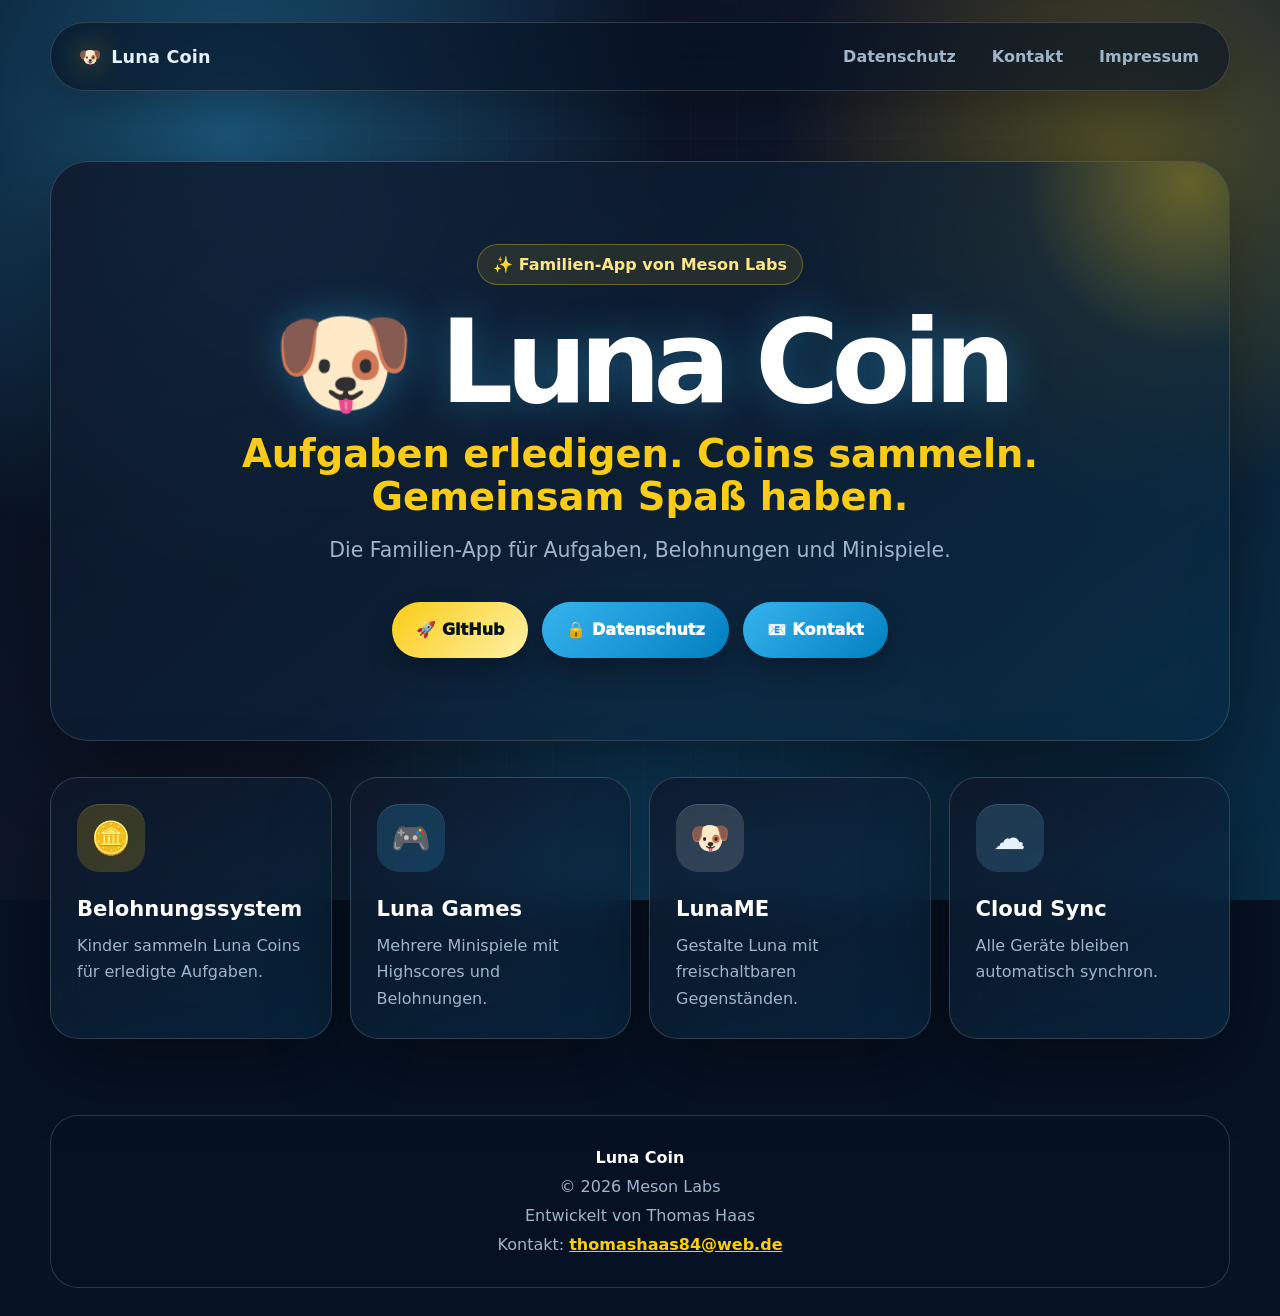
<file: docs/index.html>
<!doctype html>
<html lang="de">
<head>
    <meta charset="utf-8">
    <meta name="viewport" content="width=device-width, initial-scale=1">
    <title>Luna Coin – Familien-App</title>
    <meta name="description" content="Luna Coin ist eine Familien-App für Aufgaben, Belohnungen, Minispiele und gemeinsame Motivation.">
    <link rel="stylesheet" href="styles.css">
</head>
<body>
<div class="page-bg"></div>

<header class="topbar">
    <a class="brand" href="index.html"><span>🐶</span> Luna Coin</a>
    <nav>
        <a href="privacy.html">Datenschutz</a>
        <a href="contact.html">Kontakt</a>
        <a href="impressum.html">Impressum</a>
    </nav>
</header>

<main>
    <section class="hero">
        <div class="hero-card glow">
            <div class="badge">✨ Familien-App von Meson Labs</div>
            <h1>🐶 Luna Coin</h1>
            <h2>Aufgaben erledigen. Coins sammeln. Gemeinsam Spaß haben.</h2>
            <p>Die Familien-App für Aufgaben, Belohnungen und Minispiele.</p>

            <div class="actions">
                <a class="btn btn-primary" href="https://github.com/ThomasHaas84/Luna_Coin" target="_blank" rel="noopener">🚀 GitHub</a>
                <a class="btn btn-secondary" href="privacy.html">🔒 Datenschutz</a>
                <a class="btn btn-secondary" href="contact.html">📧 Kontakt</a>
            </div>
        </div>
    </section>

    <section class="features">
        <article class="feature-card">
            <div class="icon coin">🪙</div>
            <h3>Belohnungssystem</h3>
            <p>Kinder sammeln Luna Coins für erledigte Aufgaben.</p>
        </article>

        <article class="feature-card">
            <div class="icon game">🎮</div>
            <h3>Luna Games</h3>
            <p>Mehrere Minispiele mit Highscores und Belohnungen.</p>
        </article>

        <article class="feature-card">
            <div class="icon dog">🐶</div>
            <h3>LunaME</h3>
            <p>Gestalte Luna mit freischaltbaren Gegenständen.</p>
        </article>

        <article class="feature-card">
            <div class="icon cloud">☁</div>
            <h3>Cloud Sync</h3>
            <p>Alle Geräte bleiben automatisch synchron.</p>
        </article>
    </section>
</main>

<footer class="footer">
    <strong>Luna Coin</strong><br>
    © 2026 Meson Labs<br>
    Entwickelt von Thomas Haas<br>
    Kontakt: <a href="mailto:thomashaas84@web.de">thomashaas84@web.de</a>
</footer>
</body>
</html>
</file>
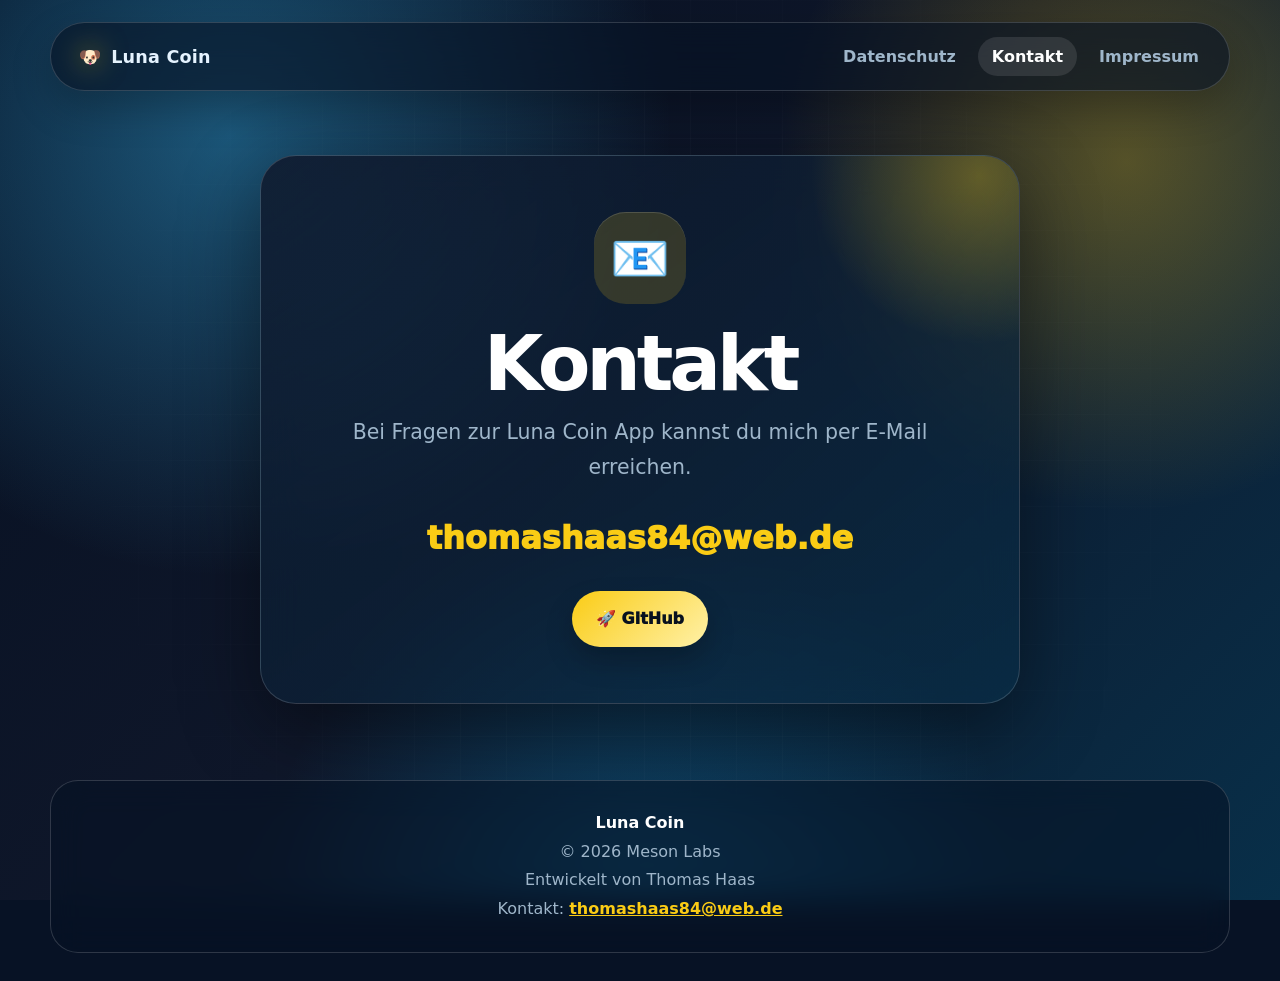
<file: docs/contact.html>
<!doctype html>
<html lang="de">
<head>
    <meta charset="utf-8">
    <meta name="viewport" content="width=device-width, initial-scale=1">
    <title>Kontakt – Luna Coin</title>
    <meta name="description" content="Kontakt zur Luna Coin App.">
    <link rel="stylesheet" href="styles.css">
</head>
<body>
<div class="page-bg"></div>

<header class="topbar">
    <a class="brand" href="index.html"><span>🐶</span> Luna Coin</a>
    <nav>
        <a href="privacy.html">Datenschutz</a>
        <a class="active" href="contact.html">Kontakt</a>
        <a href="impressum.html">Impressum</a>
    </nav>
</header>

<main class="content-page narrow">
    <section class="contact-card glow">
        <div class="big-icon">📧</div>
        <h1>Kontakt</h1>
        <p>Bei Fragen zur Luna Coin App kannst du mich per E-Mail erreichen.</p>
        <a class="mail-link" href="mailto:thomashaas84@web.de">thomashaas84@web.de</a>
        <div class="actions center">
            <a class="btn btn-primary" href="https://github.com/ThomasHaas84/Luna_Coin" target="_blank" rel="noopener">🚀 GitHub</a>
        </div>
    </section>
</main>

<footer class="footer">
    <strong>Luna Coin</strong><br>
    © 2026 Meson Labs<br>
    Entwickelt von Thomas Haas<br>
    Kontakt: <a href="mailto:thomashaas84@web.de">thomashaas84@web.de</a>
</footer>
</body>
</html>
</file>
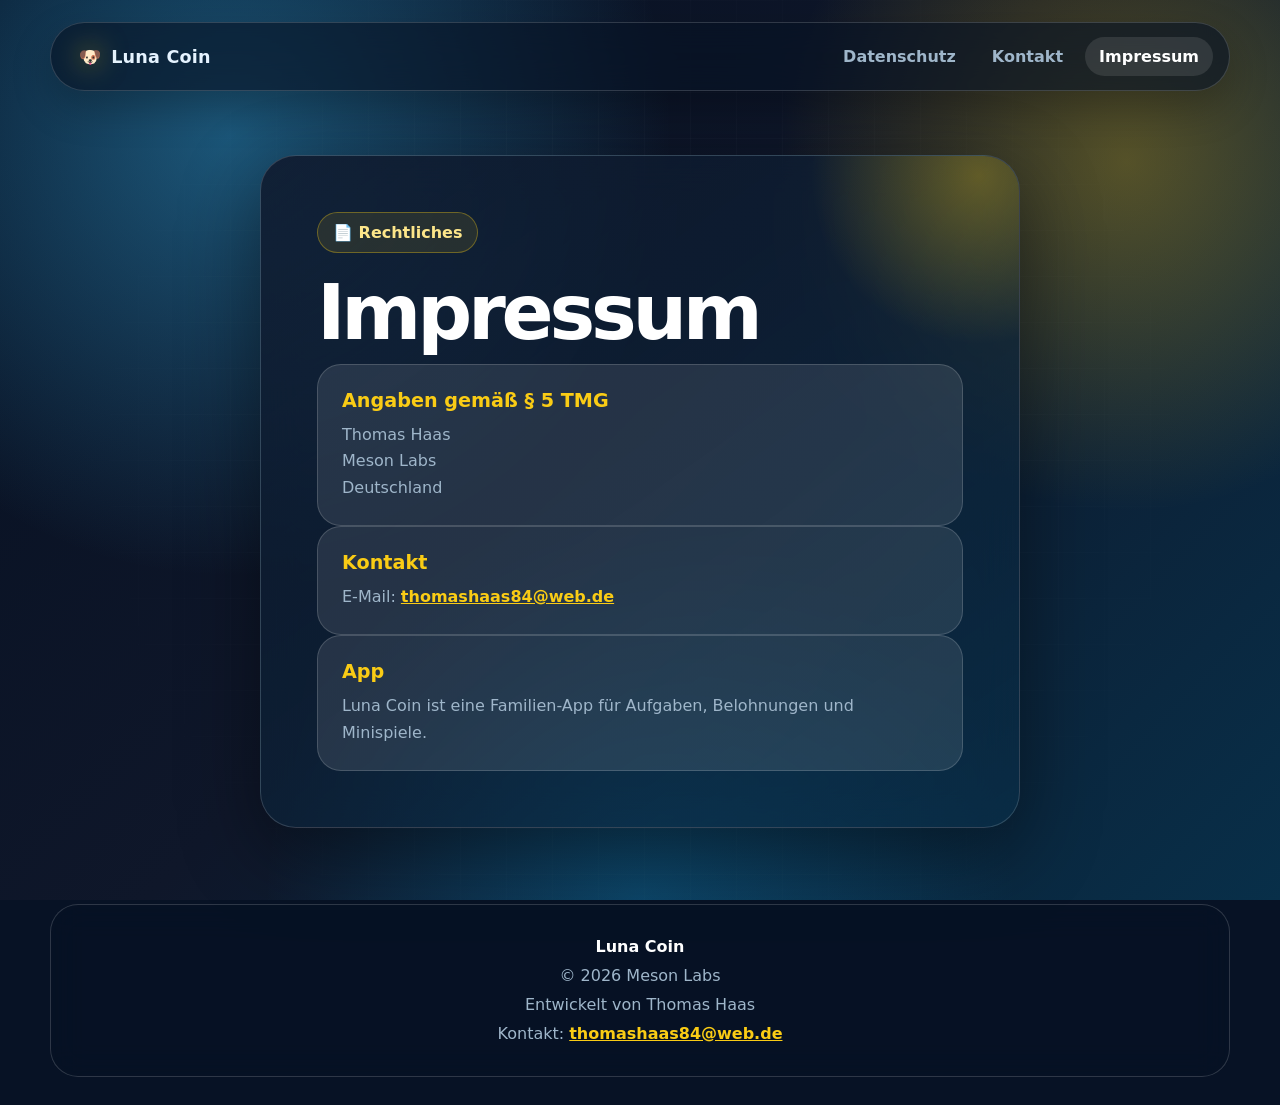
<file: docs/impressum.html>
<!doctype html>
<html lang="de">
<head>
    <meta charset="utf-8">
    <meta name="viewport" content="width=device-width, initial-scale=1">
    <title>Impressum – Luna Coin</title>
    <meta name="description" content="Impressum der Luna Coin App.">
    <link rel="stylesheet" href="styles.css">
</head>
<body>
<div class="page-bg"></div>

<header class="topbar">
    <a class="brand" href="index.html"><span>🐶</span> Luna Coin</a>
    <nav>
        <a href="privacy.html">Datenschutz</a>
        <a href="contact.html">Kontakt</a>
        <a class="active" href="impressum.html">Impressum</a>
    </nav>
</header>

<main class="content-page narrow">
    <section class="content-card glow">
        <div class="badge">📄 Rechtliches</div>
        <h1>Impressum</h1>

        <div class="imprint-box">
            <h2>Angaben gemäß § 5 TMG</h2>
            <p>
                Thomas Haas<br>
                Meson Labs<br>
                Deutschland
            </p>
        </div>

        <div class="imprint-box">
            <h2>Kontakt</h2>
            <p>E-Mail: <a href="mailto:thomashaas84@web.de">thomashaas84@web.de</a></p>
        </div>

        <div class="imprint-box">
            <h2>App</h2>
            <p>Luna Coin ist eine Familien-App für Aufgaben, Belohnungen und Minispiele.</p>
        </div>
    </section>
</main>

<footer class="footer">
    <strong>Luna Coin</strong><br>
    © 2026 Meson Labs<br>
    Entwickelt von Thomas Haas<br>
    Kontakt: <a href="mailto:thomashaas84@web.de">thomashaas84@web.de</a>
</footer>
</body>
</html>
</file>
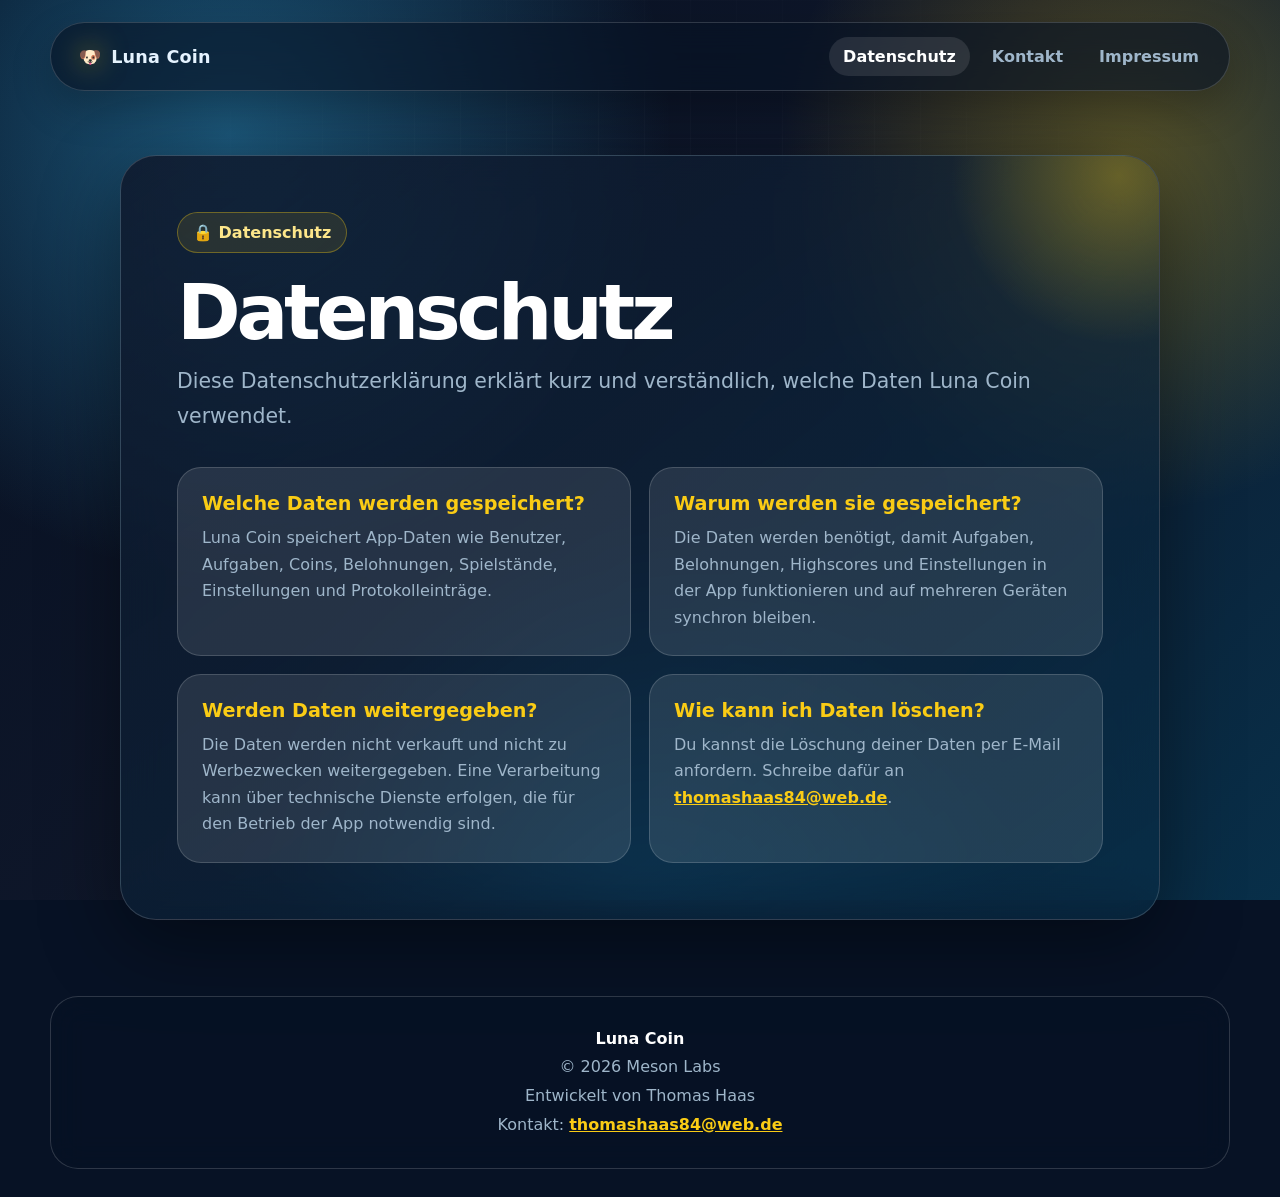
<file: docs/privacy.html>
<!doctype html>
<html lang="de">
<head>
    <meta charset="utf-8">
    <meta name="viewport" content="width=device-width, initial-scale=1">
    <title>Datenschutz – Luna Coin</title>
    <meta name="description" content="Datenschutzerklärung für die Luna Coin App.">
    <link rel="stylesheet" href="styles.css">
</head>
<body>
<div class="page-bg"></div>

<header class="topbar">
    <a class="brand" href="index.html"><span>🐶</span> Luna Coin</a>
    <nav>
        <a class="active" href="privacy.html">Datenschutz</a>
        <a href="contact.html">Kontakt</a>
        <a href="impressum.html">Impressum</a>
    </nav>
</header>

<main class="content-page">
    <section class="content-card glow">
        <div class="badge">🔒 Datenschutz</div>
        <h1>Datenschutz</h1>
        <p class="lead">Diese Datenschutzerklärung erklärt kurz und verständlich, welche Daten Luna Coin verwendet.</p>

        <div class="info-grid">
            <article class="info-box">
                <h2>Welche Daten werden gespeichert?</h2>
                <p>Luna Coin speichert App-Daten wie Benutzer, Aufgaben, Coins, Belohnungen, Spielstände, Einstellungen und Protokolleinträge.</p>
            </article>

            <article class="info-box">
                <h2>Warum werden sie gespeichert?</h2>
                <p>Die Daten werden benötigt, damit Aufgaben, Belohnungen, Highscores und Einstellungen in der App funktionieren und auf mehreren Geräten synchron bleiben.</p>
            </article>

            <article class="info-box">
                <h2>Werden Daten weitergegeben?</h2>
                <p>Die Daten werden nicht verkauft und nicht zu Werbezwecken weitergegeben. Eine Verarbeitung kann über technische Dienste erfolgen, die für den Betrieb der App notwendig sind.</p>
            </article>

            <article class="info-box">
                <h2>Wie kann ich Daten löschen?</h2>
                <p>Du kannst die Löschung deiner Daten per E-Mail anfordern. Schreibe dafür an <a href="mailto:thomashaas84@web.de">thomashaas84@web.de</a>.</p>
            </article>
        </div>
    </section>
</main>

<footer class="footer">
    <strong>Luna Coin</strong><br>
    © 2026 Meson Labs<br>
    Entwickelt von Thomas Haas<br>
    Kontakt: <a href="mailto:thomashaas84@web.de">thomashaas84@web.de</a>
</footer>
</body>
</html>
</file>
<file: docs/styles.css>
:root {
  --bg: #071225;
  --bg-2: #0f172a;
  --blue: #38bdf8;
  --blue-dark: #0284c7;
  --yellow: #facc15;
  --yellow-2: #fde68a;
  --white: #ffffff;
  --text: #e5f3ff;
  --muted: #9fb6ca;
  --card: rgba(15, 23, 42, 0.76);
  --card-light: rgba(255, 255, 255, 0.10);
  --border: rgba(255, 255, 255, 0.16);
  --shadow: 0 24px 80px rgba(0, 0, 0, 0.42);
  --radius: 28px;
}

* {
  box-sizing: border-box;
}

html {
  scroll-behavior: smooth;
}

body {
  margin: 0;
  min-height: 100vh;
  font-family: Inter, ui-sans-serif, system-ui, -apple-system, BlinkMacSystemFont, "Segoe UI", sans-serif;
  color: var(--text);
  background: var(--bg);
  overflow-x: hidden;
}

.page-bg {
  position: fixed;
  inset: 0;
  z-index: -1;
  background:
    radial-gradient(circle at 18% 15%, rgba(56, 189, 248, 0.40), transparent 34%),
    radial-gradient(circle at 88% 18%, rgba(250, 204, 21, 0.30), transparent 26%),
    radial-gradient(circle at 50% 100%, rgba(14, 165, 233, 0.28), transparent 34%),
    linear-gradient(135deg, #061022 0%, #0f172a 48%, #082f49 100%);
}

.page-bg::after {
  content: "";
  position: absolute;
  inset: 0;
  background-image:
    linear-gradient(rgba(255,255,255,.04) 1px, transparent 1px),
    linear-gradient(90deg, rgba(255,255,255,.04) 1px, transparent 1px);
  background-size: 46px 46px;
  mask-image: radial-gradient(circle at center, black, transparent 80%);
}

a {
  color: inherit;
}

.topbar {
  width: min(1180px, calc(100% - 32px));
  margin: 22px auto 0;
  padding: 14px 16px;
  display: flex;
  align-items: center;
  justify-content: space-between;
  gap: 18px;
  border: 1px solid var(--border);
  border-radius: 999px;
  background: rgba(7, 18, 37, 0.62);
  backdrop-filter: blur(18px);
  box-shadow: 0 16px 40px rgba(0,0,0,.24);
}

.brand {
  display: inline-flex;
  align-items: center;
  gap: 10px;
  padding: 8px 12px;
  text-decoration: none;
  font-size: 1.1rem;
  font-weight: 900;
  letter-spacing: .2px;
}

.brand span {
  filter: drop-shadow(0 0 14px rgba(250, 204, 21, .55));
}

nav {
  display: flex;
  gap: 8px;
  flex-wrap: wrap;
  justify-content: flex-end;
}

nav a {
  padding: 10px 14px;
  border-radius: 999px;
  color: var(--muted);
  font-weight: 800;
  text-decoration: none;
  transition: .18s ease;
}

nav a:hover,
nav a.active {
  color: var(--white);
  background: rgba(255,255,255,.10);
}

.hero {
  width: min(1180px, calc(100% - 32px));
  margin: 70px auto 36px;
  min-height: 520px;
  display: grid;
  place-items: center;
}

.hero-card,
.content-card,
.contact-card,
.feature-card {
  border: 1px solid var(--border);
  background: linear-gradient(145deg, rgba(15, 23, 42, .84), rgba(8, 47, 73, .58));
  backdrop-filter: blur(20px);
  box-shadow: var(--shadow);
}

.glow {
  position: relative;
  overflow: hidden;
}

.glow::before {
  content: "";
  position: absolute;
  width: 360px;
  height: 360px;
  right: -140px;
  top: -160px;
  background: radial-gradient(circle, rgba(250,204,21,.32), transparent 66%);
  pointer-events: none;
}

.hero-card {
  width: 100%;
  padding: clamp(34px, 7vw, 82px);
  border-radius: 38px;
  text-align: center;
}

.badge {
  display: inline-flex;
  align-items: center;
  gap: 8px;
  margin-bottom: 22px;
  padding: 10px 15px;
  border: 1px solid rgba(250, 204, 21, .34);
  border-radius: 999px;
  color: var(--yellow-2);
  background: rgba(250, 204, 21, .10);
  font-weight: 900;
}

h1,
h2,
h3,
p {
  margin-top: 0;
}

.hero h1 {
  margin-bottom: 14px;
  font-size: clamp(3.1rem, 9vw, 7.4rem);
  line-height: .96;
  letter-spacing: -0.07em;
  color: var(--white);
  text-shadow: 0 0 40px rgba(56, 189, 248, .35);
}

.hero h2 {
  margin-bottom: 14px;
  font-size: clamp(1.45rem, 3vw, 2.6rem);
  line-height: 1.14;
  color: var(--yellow);
}

.hero p,
.lead,
.contact-card p {
  color: var(--muted);
  font-size: clamp(1.08rem, 2vw, 1.28rem);
  line-height: 1.7;
}

.actions {
  margin-top: 34px;
  display: flex;
  justify-content: center;
  gap: 14px;
  flex-wrap: wrap;
}

.actions.center {
  justify-content: center;
}

.btn {
  display: inline-flex;
  align-items: center;
  justify-content: center;
  min-height: 56px;
  padding: 0 24px;
  border-radius: 999px;
  font-weight: 950;
  text-decoration: none;
  box-shadow: 0 14px 28px rgba(0,0,0,.24);
  transition: transform .18s ease, box-shadow .18s ease, background .18s ease;
}

.btn:hover {
  transform: translateY(-3px);
  box-shadow: 0 22px 42px rgba(0,0,0,.34);
}

.btn-primary {
  color: #08111f;
  background: linear-gradient(135deg, var(--yellow), #fff1a8);
}

.btn-secondary {
  color: var(--white);
  background: linear-gradient(135deg, rgba(56,189,248,.95), rgba(2,132,199,.95));
}

.features {
  width: min(1180px, calc(100% - 32px));
  margin: 0 auto 76px;
  display: grid;
  grid-template-columns: repeat(4, 1fr);
  gap: 18px;
}

.feature-card {
  min-height: 250px;
  padding: 26px;
  border-radius: var(--radius);
  transition: transform .2s ease, border-color .2s ease;
}

.feature-card:hover {
  transform: translateY(-6px);
  border-color: rgba(250,204,21,.38);
}

.icon,
.big-icon {
  display: grid;
  place-items: center;
  width: 68px;
  height: 68px;
  margin-bottom: 24px;
  border-radius: 22px;
  font-size: 2rem;
  background: rgba(255,255,255,.10);
  box-shadow: inset 0 1px 0 rgba(255,255,255,.14);
}

.icon.coin { background: rgba(250, 204, 21, .18); }
.icon.game { background: rgba(56, 189, 248, .18); }
.icon.dog { background: rgba(255, 255, 255, .14); }
.icon.cloud { background: rgba(125, 211, 252, .16); }

.feature-card h3 {
  margin-bottom: 12px;
  color: var(--white);
  font-size: 1.32rem;
}

.feature-card p,
.info-box p,
.imprint-box p {
  margin-bottom: 0;
  color: var(--muted);
  line-height: 1.65;
}

.content-page {
  width: min(1040px, calc(100% - 32px));
  margin: 64px auto 76px;
}

.content-page.narrow {
  width: min(760px, calc(100% - 32px));
}

.content-card,
.contact-card {
  padding: clamp(28px, 5vw, 56px);
  border-radius: 36px;
}

.content-card h1,
.contact-card h1 {
  margin-bottom: 12px;
  font-size: clamp(2.4rem, 6vw, 4.8rem);
  line-height: 1;
  letter-spacing: -0.055em;
  color: var(--white);
}

.info-grid {
  margin-top: 34px;
  display: grid;
  grid-template-columns: repeat(2, 1fr);
  gap: 18px;
}

.info-box,
.imprint-box {
  padding: 24px;
  border: 1px solid var(--border);
  border-radius: 24px;
  background: var(--card-light);
}

.info-box h2,
.imprint-box h2 {
  margin-bottom: 10px;
  color: var(--yellow);
  font-size: 1.2rem;
}

.contact-card {
  text-align: center;
}

.big-icon {
  width: 92px;
  height: 92px;
  margin: 0 auto 22px;
  border-radius: 32px;
  font-size: 3rem;
  background: rgba(250, 204, 21, .16);
}

.mail-link {
  display: inline-flex;
  margin-top: 14px;
  color: var(--yellow);
  font-size: clamp(1.25rem, 4vw, 2rem);
  font-weight: 950;
  text-decoration: none;
  word-break: break-word;
}

.footer {
  width: min(1180px, calc(100% - 32px));
  margin: 0 auto 28px;
  padding: 28px;
  border: 1px solid var(--border);
  border-radius: 28px;
  color: var(--muted);
  text-align: center;
  line-height: 1.8;
  background: rgba(7, 18, 37, .56);
  backdrop-filter: blur(16px);
}

.footer strong {
  color: var(--white);
}

.footer a,
.content-card a,
.info-box a,
.imprint-box a {
  color: var(--yellow);
  font-weight: 800;
}

@media (max-width: 980px) {
  .features {
    grid-template-columns: repeat(2, 1fr);
  }

  .hero {
    min-height: 460px;
    margin-top: 44px;
  }
}

@media (max-width: 720px) {
  .topbar {
    align-items: stretch;
    flex-direction: column;
    border-radius: 26px;
  }

  nav {
    justify-content: flex-start;
  }

  nav a {
    padding: 9px 11px;
    font-size: .94rem;
  }

  .hero-card,
  .content-card,
  .contact-card {
    border-radius: 28px;
  }

  .features,
  .info-grid {
    grid-template-columns: 1fr;
  }

  .feature-card {
    min-height: auto;
  }

  .btn {
    width: 100%;
  }
}
</file>
